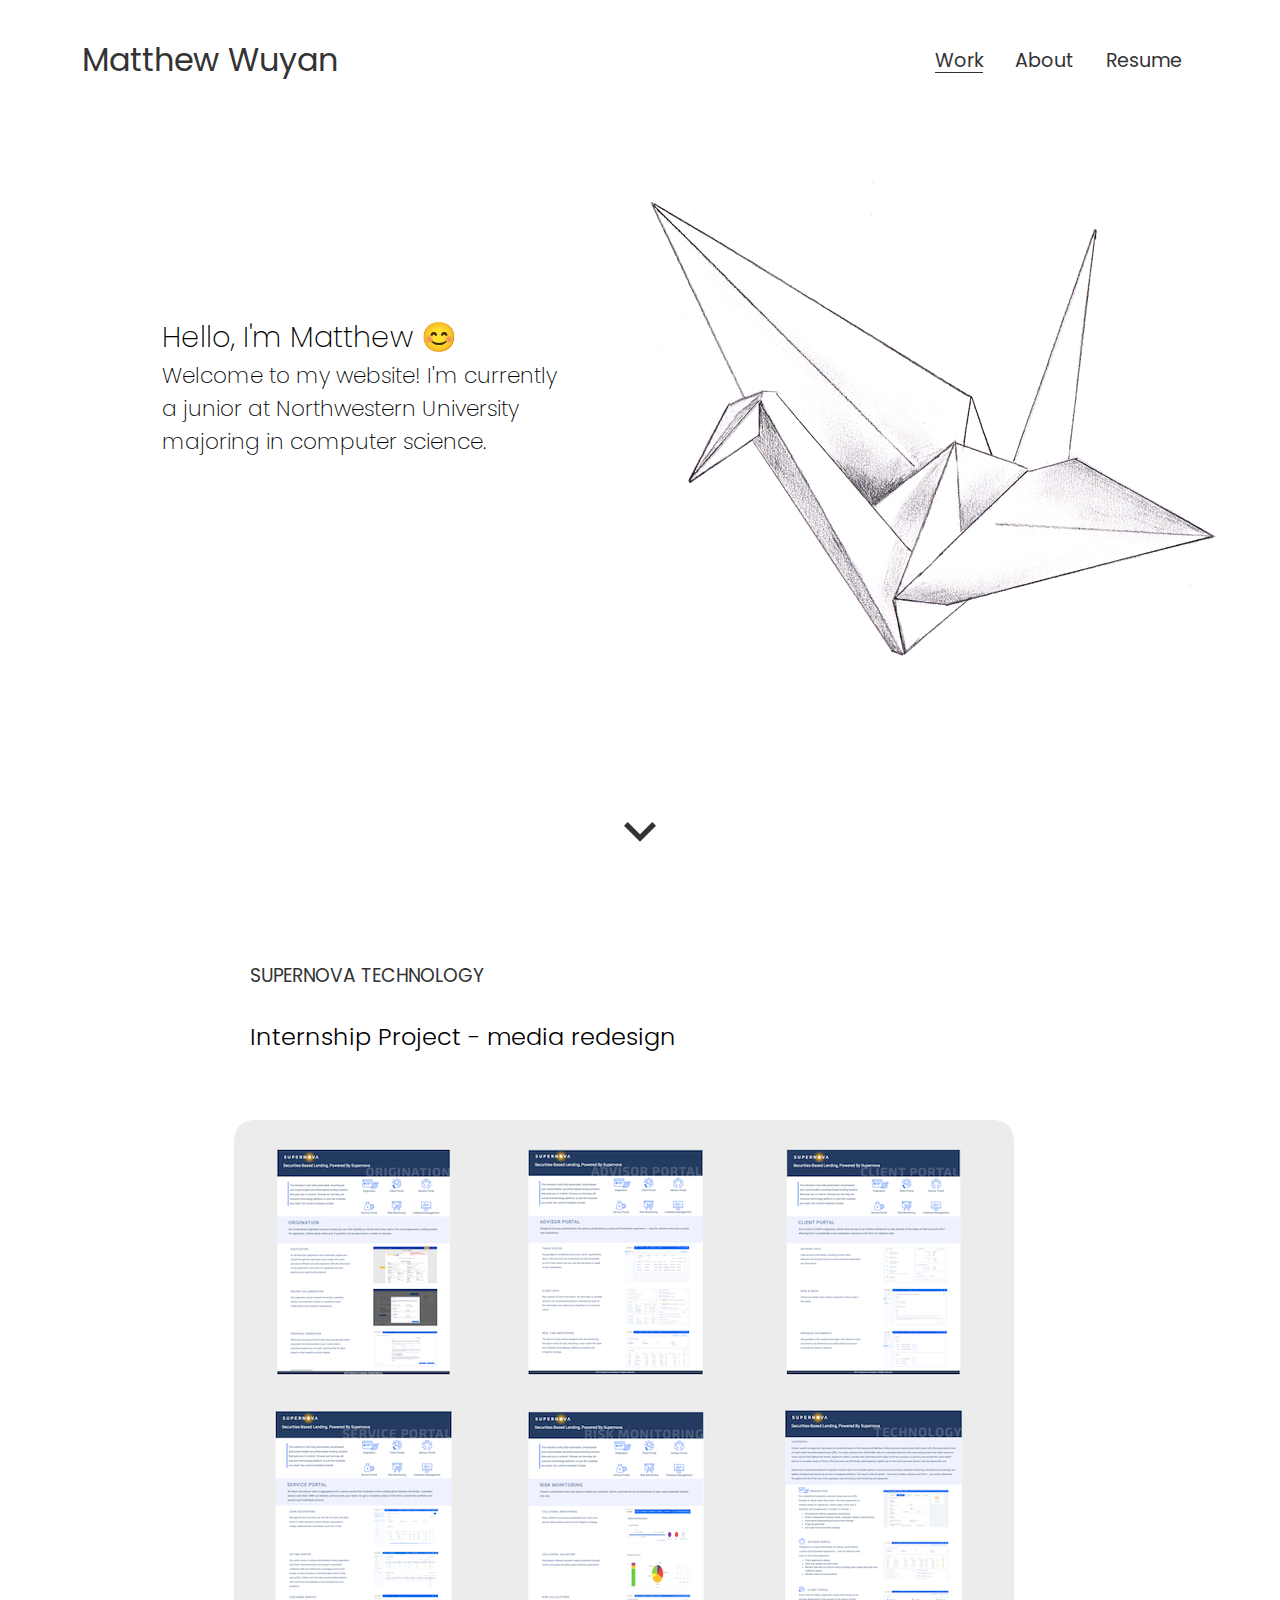
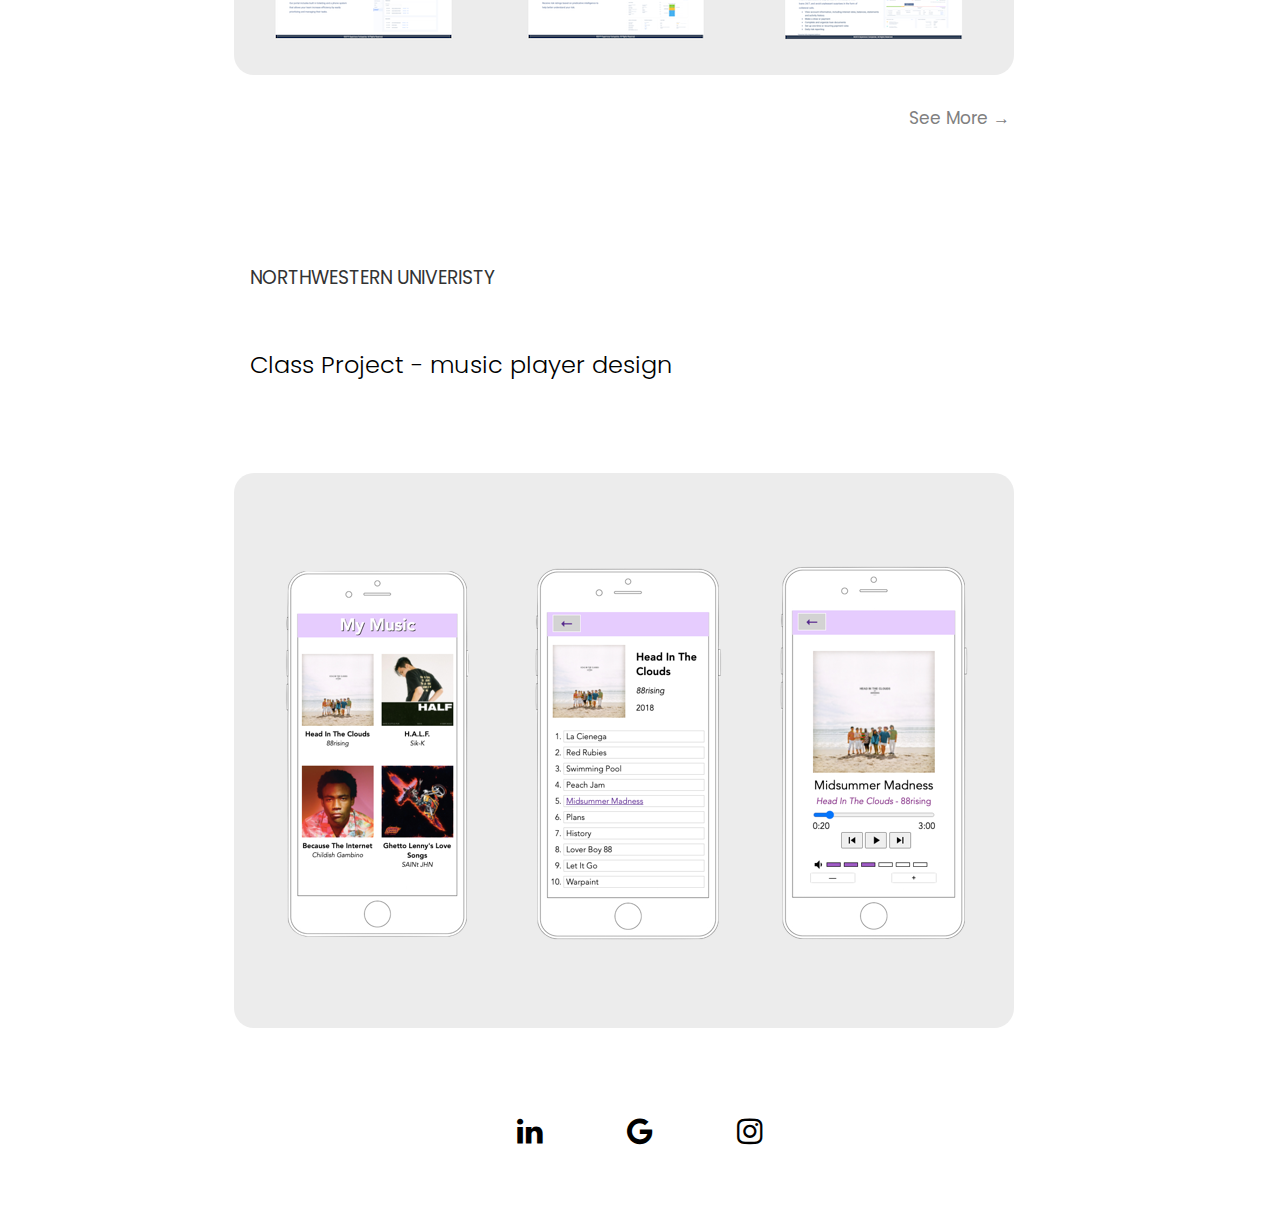
<file: index.html>
<!DOCTYPE html>
<html lang="en">
<head>
    <meta charset="UTF-8">
    <meta name="viewport" content="width=device-width, initial-scale=1.0">
    <title>Portfolio Website</title>
    <link rel="stylesheet" href="styles.css">
    <link rel="preconnect" href="https://fonts.gstatic.com">
    <link href="https://fonts.googleapis.com/css2?family=Poppins:wght@100;200;300;400&display=swap" 
      rel="stylesheet">
    <link href="https://fonts.googleapis.com/icon?family=Material+Icons"
      rel="stylesheet">
    <link rel="stylesheet" href="https://cdnjs.cloudflare.com/ajax/libs/font-awesome/4.7.0/css/font-awesome.min.css">
<body>
    <nav class="navbar">
        <div class="navbar_container" aria-label="navigation bar">
            <a href="index.html" id="navbar_logo" aria-label="website logo">Matthew Wuyan</a>
        </div>
        <ul class="navbar_menu" aria-label="navigation options">
            <li class="navbar_item"><a href="index.html" class="navbar_page" id="active" aria-label="Work">Work</a></li>
            <li class="navbar_item"><a href="about.html" class="navbar_page" aria-label="About">About</a></li>
            <li class="navbar_item"><a href="ref/mwuyan-resume.pdf" class="navbar_page" target="_blank" aria-label="Resume">Resume</a></li>
        </ul>
    </nav>

    <div class="main" aria-label="main content">
        <div class="main_container">
            <div class="main_content" aria-label="introduction">
                <h1>Hello, I'm Matthew &#128522;</h1>
                <h2>Welcome to my website! I'm currently <br>a junior 
                    at Northwestern University <br>majoring in computer science.</h2>
            </div>
            <div class="portrait_container">
                <img src="ref/crane.png" alt="Image of orgami crane" id="portrait">
            </div>
            <div class="down_arrow" aria-labelledby="Downwards arrow">
                <a href="#p1"><i class="material-icons">expand_more</i></a>
            </div>
        </div>
    </div>

    <div class="scroll-container">
        <div class="project" id="p1" aria-label="project one">
            <h3>SUPERNOVA TECHNOLOGY</h3>
            <h2>Internship Project - media redesign</h2>
            <div class="proj_container">
                <a href="project.html">
                    <img class="proj_img" src="ref/project1.png" alt="Image of media handout designs">
                </a>
            </div>
            <p><a href="project.html">See More &rarr;</a></p>
        </div>
    
        <div class="project" id="p2" aria-label="project two">
            <h3>NORTHWESTERN UNIVERISTY</h3>
            <h2>Class Project - music player design</h2>
            <div class="proj_container">
                <img class="proj_img" src="ref/project2.png" alt="Image of music player designs">
            </div>
        </div>
    
        <div class="footer" aria-label="footer">
            <a href="https://www.linkedin.com/in/matthewwuyan/" class="fa fa-linkedin" target="_blank" aria-labelledby="Linkedin icon"></a>
            <a href="mailto: matthewwuyan2022@northwestern.edu" class="fa fa-google" aria-labelledby="Google icon"></a>
            <a href="https://www.instagram.com/" class="fa fa-instagram" target="_blank" aria-labelledby="Instagram icon"></a>
        </div>
    </div>
</body>
</html>
</file>
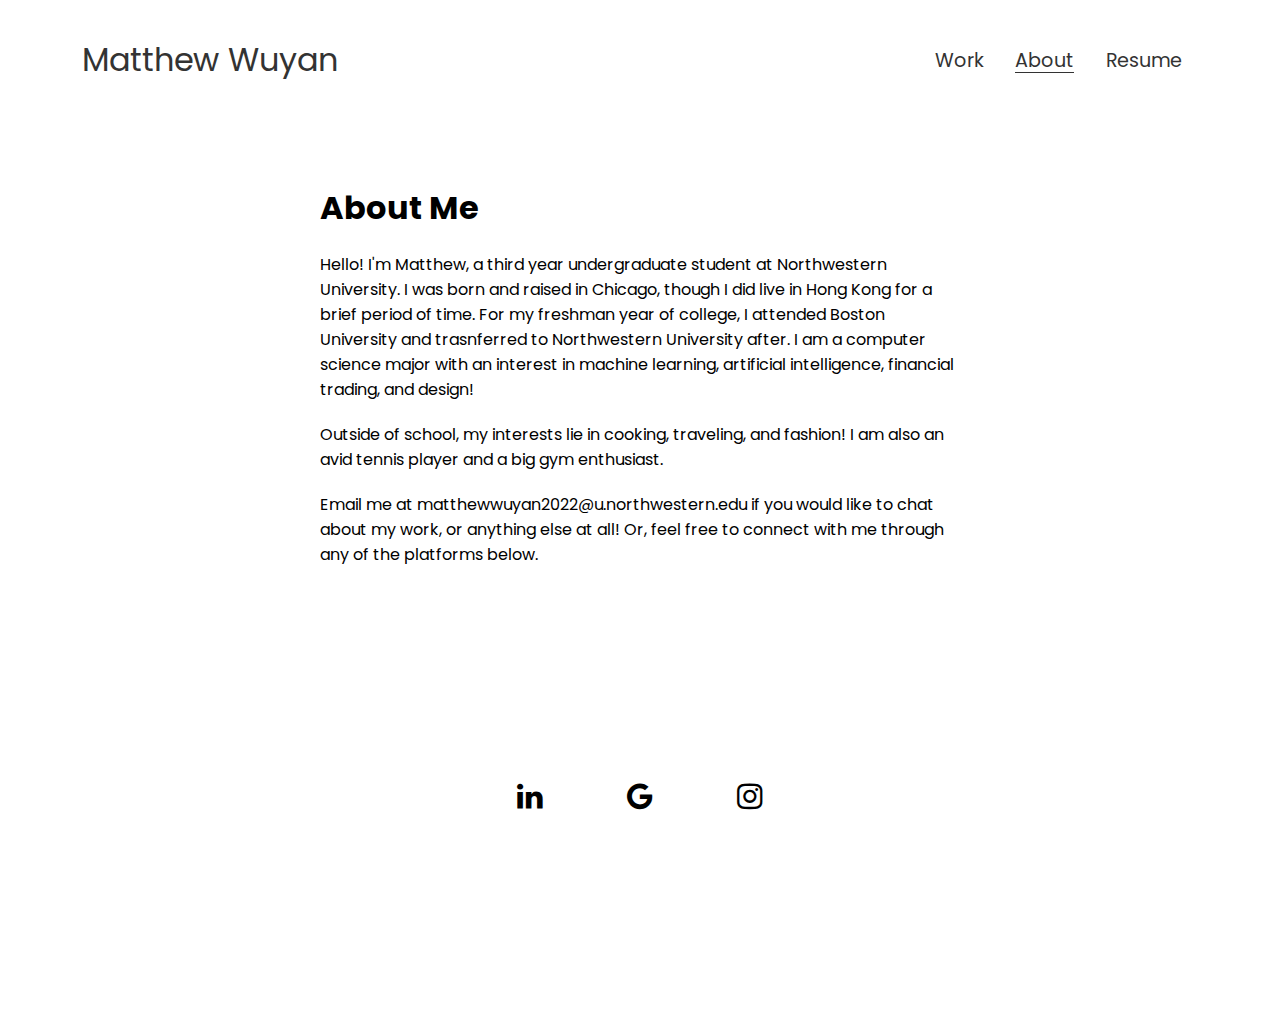
<file: about.html>
<!DOCTYPE html>
<html lang="en">
<head>
    <meta charset="UTF-8">
    <meta name="viewport" content="width=device-width, initial-scale=1.0">
    <title>Portfolio Website</title>
    <link rel="stylesheet" href="styles.css">
    <link rel="preconnect" href="https://fonts.gstatic.com">
    <link href="https://fonts.googleapis.com/css2?family=Poppins:wght@100;200;300;400&display=swap" 
      rel="stylesheet">
    <link href="https://fonts.googleapis.com/icon?family=Material+Icons"
      rel="stylesheet">
    <link rel="stylesheet" href="https://cdnjs.cloudflare.com/ajax/libs/font-awesome/4.7.0/css/font-awesome.min.css">
<body>
    <nav class="navbar">
        <div class="navbar_container" aria-label="navigation bar">
            <a href="index.html" id="navbar_logo" aria-label="website logo">Matthew Wuyan</a>
        </div>
        <ul class="navbar_menu" aria-label="navigation options">
            <li class="navbar_item"><a href="index.html" class="navbar_page" aria-label="Work">Work</a></li>
            <li class="navbar_item"><a href="about.html" class="navbar_page" id="active" aria-label="About">About</a></li>
            <li class="navbar_item"><a href="ref/mwuyan-resume.pdf" class="navbar_page" target="_blank" aria-label="Resume">Resume</a></li>
        </ul>
    </nav>

    <div class="about_me" aria-label="About me section">
        <div class="about_me_text" aria-label="About me text">
            <h1>About Me</h1>
            <p>Hello! I'm Matthew, a third year undergraduate student at Northwestern University. I was born and raised in Chicago,
                though I did live in Hong Kong for a brief period of time. For my freshman year of college, I attended Boston University
                and trasnferred to Northwestern University after. I am a computer science major with an interest in machine learning,
                artificial intelligence, financial trading, and design! 
            </p>

            <p>Outside of school, my interests lie in cooking, traveling, and fashion! I am also an avid tennis player 
                and a big gym enthusiast. 
            </p>

            <p>Email me at matthewwuyan2022@u.northwestern.edu if you would like to chat about my work,
                or anything else at all! Or, feel free to connect with me through any of the platforms below. </p>
        </div>

        <div class="footer" aria-label="footer">
            <a href=https://www.linkedin.com/in/matthewwuyan/ class="fa fa-linkedin" target="_blank" aria-labelledby="Linkedin icon"></a>
            <a href="mailto: matthewwuyan2022@northwestern.edu" class="fa fa-google" aria-labelledby="Google icon"></a>
            <a href="https://www.instagram.com/" class="fa fa-instagram" target="_blank" aria-labelledby="Instagram icon"></a>
        </div>
    </div>
</body>
</html>
</file>
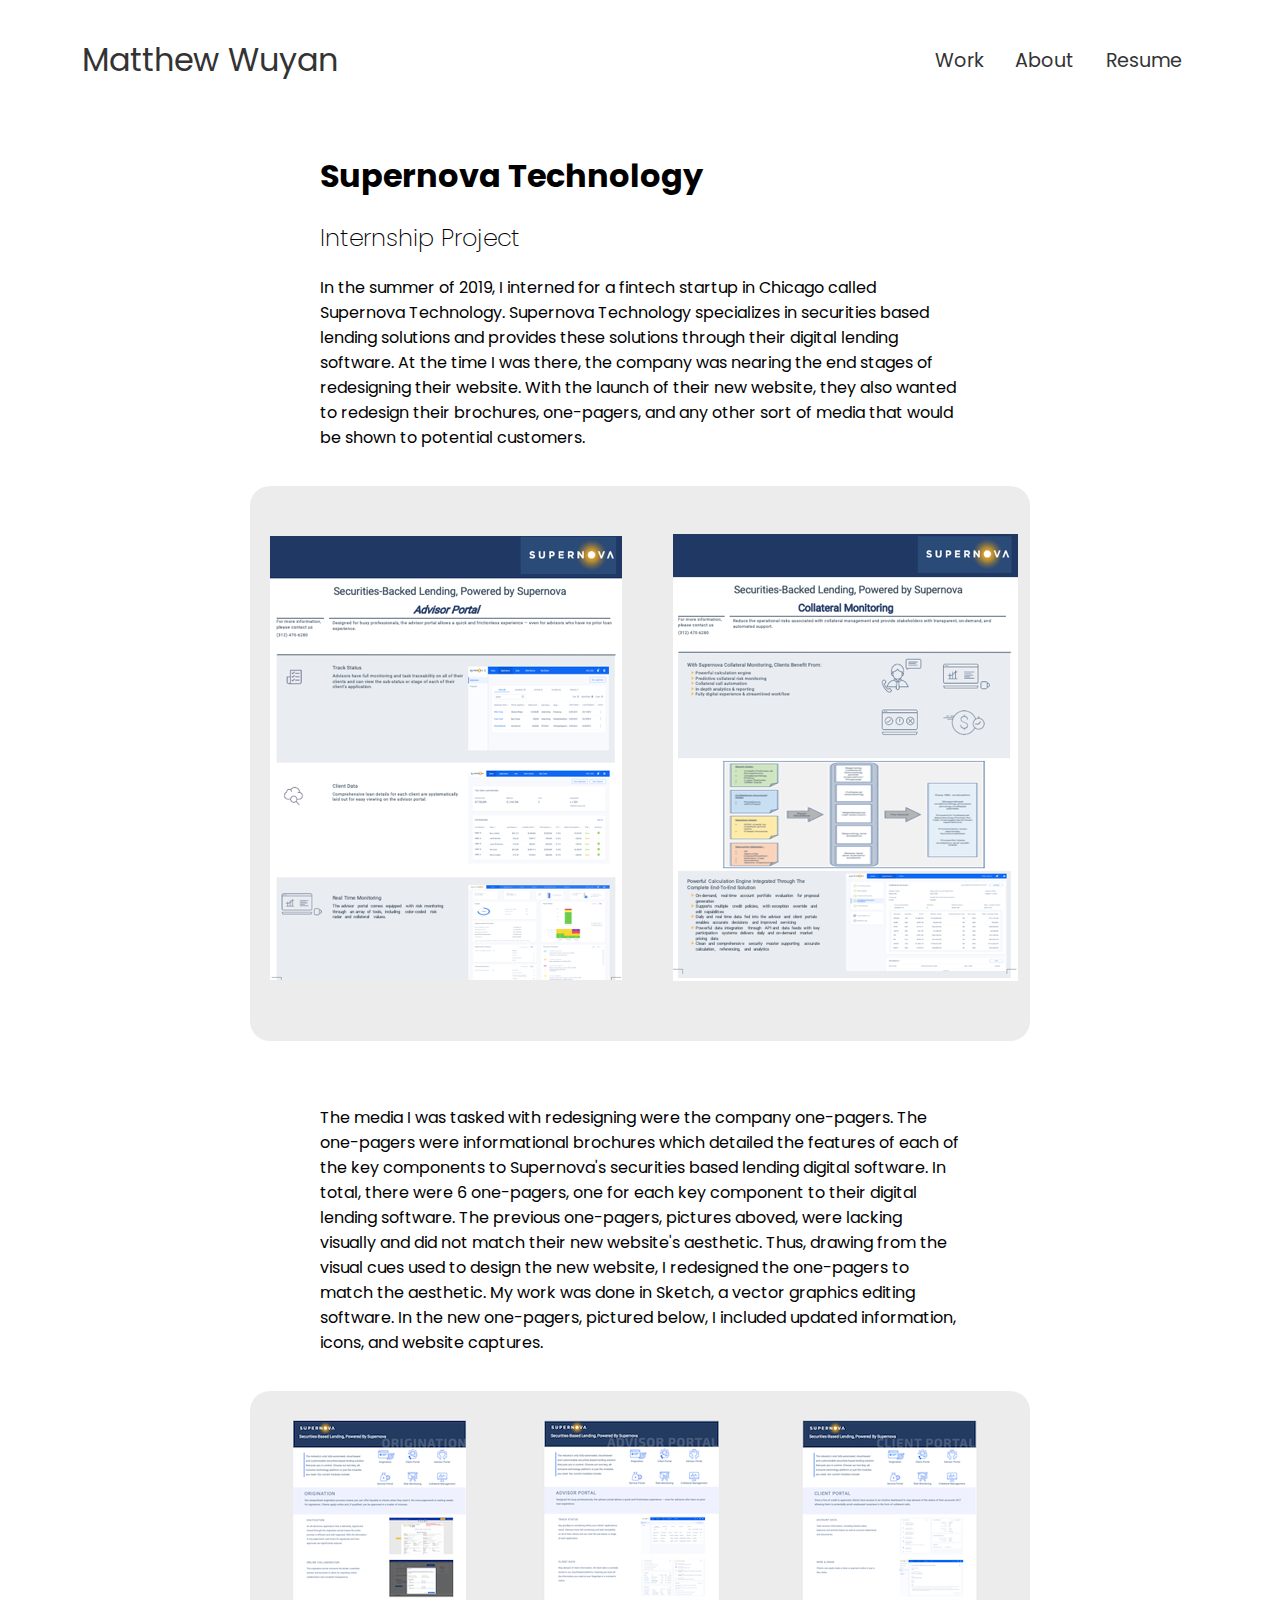
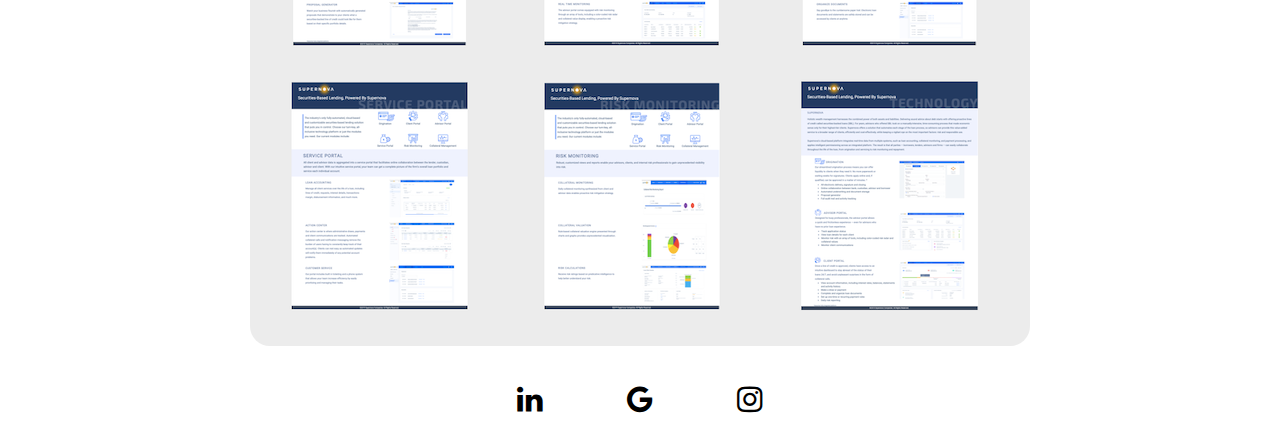
<file: project.html>
<!DOCTYPE html>
<html lang="en">
<head>
    <meta charset="UTF-8">
    <meta name="viewport" content="width=device-width, initial-scale=1.0">
    <title>Portfolio Website</title>
    <link rel="stylesheet" href="styles.css">
    <link rel="preconnect" href="https://fonts.gstatic.com">
    <link href="https://fonts.googleapis.com/css2?family=Poppins:wght@100;200;300;400&display=swap" 
      rel="stylesheet">
    <link href="https://fonts.googleapis.com/icon?family=Material+Icons"
      rel="stylesheet">
    <link rel="stylesheet" href="https://cdnjs.cloudflare.com/ajax/libs/font-awesome/4.7.0/css/font-awesome.min.css">
<body>
    <nav class="navbar">
        <div class="navbar_container" aria-label="navigation bar">
            <a href="index.html" id="navbar_logo" aria-label="website logo">Matthew Wuyan</a>
        </div>
        <ul class="navbar_menu" aria-label="navigation options">
            <li class="navbar_item"><a href="index.html" class="navbar_page" aria-label="Work">Work</a></li>
            <li class="navbar_item"><a href="about.html" class="navbar_page" aria-label="About">About</a></li>
            <li class="navbar_item"><a href="ref/mwuyan-resume.pdf" class="navbar_page" target="_blank" aria-label="Resume">Resume</a></li>
        
        </ul>
    </nav>

    <div class="supernova_project" aria-label="Supernova Technology project">
        <div class="supernova_text" aria-label="Supernova project text">
            <h1>Supernova Technology</h1>
            <h2>Internship Project</h2>
            <p>In the summer of 2019, I interned for a fintech startup in Chicago called Supernova Technology. 
            Supernova Technology specializes in securities based lending solutions and provides these solutions 
            through their digital lending software. At the time I was there, the company was nearing the end stages
            of redesigning their website. With the launch of their new website, they also wanted to redesign their
            brochures, one-pagers, and any other sort of media that would be shown to potential customers. </p>
        </div>
        <img class="supernova_img" src="ref/project1 old.png" alt="Image of the old media handout designs">

        <div class="supernova_text" aria-label="Supernova project text">
            <p>The media I was tasked with redesigning were the company one-pagers. The one-pagers were informational brochures
                which detailed the features of each of the key components to Supernova's securities based lending digital software. In total, there were 6
                one-pagers, one for each key component to their digital lending software. The previous one-pagers, pictures aboved, were
                lacking visually and did not match their new website's aesthetic. Thus, drawing from the visual cues used to design
                the new website, I redesigned the one-pagers to match the aesthetic. My work was done in Sketch, a vector graphics
                editing software. In the new one-pagers, pictured below, I included updated information, icons, and website captures.</p>
        </div>

        <img class="supernova_img" src="ref/project1.png" alt="Image of the redesigned media handout designs" id="supernova_img2">

        <div class="footer" aria-label="footer">
            <a href="https://www.linkedin.com/in/matthewwuyan/" class="fa fa-linkedin" target="_blank" aria-labelledby="Linkedin icon"></a>
            <a href="mailto: matthewwuyan2022@northwestern.edu" class="fa fa-google" aria-labelledby="Google icon"></a>
            <a href="https://www.instagram.com/" class="fa fa-instagram" target="_blank" aria-labelledby="Instagram icon"></a>
        </div>
    </div>

</body>
</html>
</file>
<file: styles.css>
* {
    box-sizing: border-box;
    margin: 0;
    padding: 0;
    font-family: Poppins, sans-serif;
}


.navbar {
    background: white;
    height: 120px;
    display: flex;
    justify-content: center;
    align-items: center;
    font-size: 1.2rem;
    top: 0;
    font-weight: 400;
}

.navbar_container {
    display:flex;
    justify-content: space-between;
    height: 80px;
    width: 100%;
    margin: 0 2rem;
    padding: 0 50px;
}

#navbar_logo {
    color: #333;
    display: flex;
    align-items: center;
    cursor: pointer;
    text-decoration: none;
    font-size: 2rem;
}

.navbar_menu {
    display:flex;
    align-items: center;
    list-style: none;
    text-align: center;
    margin: 0 2rem;
    padding: 0 50px;
}

.navbar_item {
    height: 80px;
}

.navbar_page {
    color:#333;
    display: flex;
    align-items: center;
    justify-content: center;
    text-decoration: none;
    padding: 0 1rem;
    height: 100%;
}

.navbar_page:hover {
    color: rgb(160, 139, 139);
    transition: all 0.2s ease;
}

.main {
    font-weight: 100;
}

.main_container {
    display: grid;
    grid-template-columns: 1fr 1fr;
    align-items: center;
    justify-self: center;
    margin: 0 auto;
    height: 90vh;
    width: 100%;
    padding: 0 50px;
    grid-template-areas:
        "txt image"
        "arrow arrow";
}

.main_content {
    grid-area: txt;
    font-size: .9rem;
    position: relative;
    bottom: 2rem;  
    left: 7rem;
    font-family: 'Poppins', sans-serif;
}

.main_content h1,h2 {
    font-weight: 200;
}

.portrait_container {
    grid-area: image;
    text-align: center;
}

.down_arrow {
    grid-area: arrow;
    text-align: center;
    text-decoration: none;
    color: #333;
}

i.material-icons {
    font-size: 4rem;
    color: #333;
}

html {
    overflow-y: scroll;
    scroll-behavior: smooth;
}

.project {
    height: 90vh;
    display: grid;
    justify-content: center;
    align-items: center;
    width: 100%;
    margin: 1rem 0 5rem 0;
}

.project h2 {
    font-weight: 300;
}

.project h3 {
    color:#333;
    font-weight: 400;
}

.proj_container {
    position: relative;
    top: 4rem;
    
}

img.proj_img {
    width: 100%;
    position: relative;
    right: 1rem;
    bottom: 3rem;
    border-radius: 20px;
}

.project p {
    text-align: right;
    position: relative;
    right: 20px;
    top: 10px;
}

.project a {
    text-decoration: none;
    color: gray;
    font-size: 17px;
}


.proj_container:hover {
    transform: scale(.98);
    transition: 0.2s ease-in;
    cursor: pointer;
}

.footer {
    width: 100%;
    height: 80px;
    display: flex;
    font-size: 30px;
    justify-content: center;
    position: relative;
    bottom: 5rem;

}

.footer a {
    text-decoration: none;
}
.fa {
    background: transparent;
    color: black;
    margin: 30px 2px;
    padding: 40px;
    text-decoration: none;
  }

  #active {
      text-decoration: underline;
      text-underline-position: under;
  }

  .supernova_project {
    display: grid;
    text-align: left;
    justify-content: center;
    width: 100%;
    height: 90vh;
    margin: 1rem 0 10rem 0;
  }

  .supernova_project h1, h2, p {
      margin: 0 0 20px 0;
  }

  .supernova_img {
      justify-self: center;
      border-radius: 20px;
      margin-bottom: 3rem;
  }


  .supernova_text {
      margin: 1rem 20rem;
  }

  .about_me {
    display: grid;
    text-align: left;
    justify-content: center;
    width: 100%;
    height: 90vh;
    margin: 1rem 0 5rem 0;
  }

  .about_me h1, p {
    margin: 0 0 20px 0;
}

.about_me_text {
    margin: 3rem 20rem 8rem 20rem;
}
</file>
